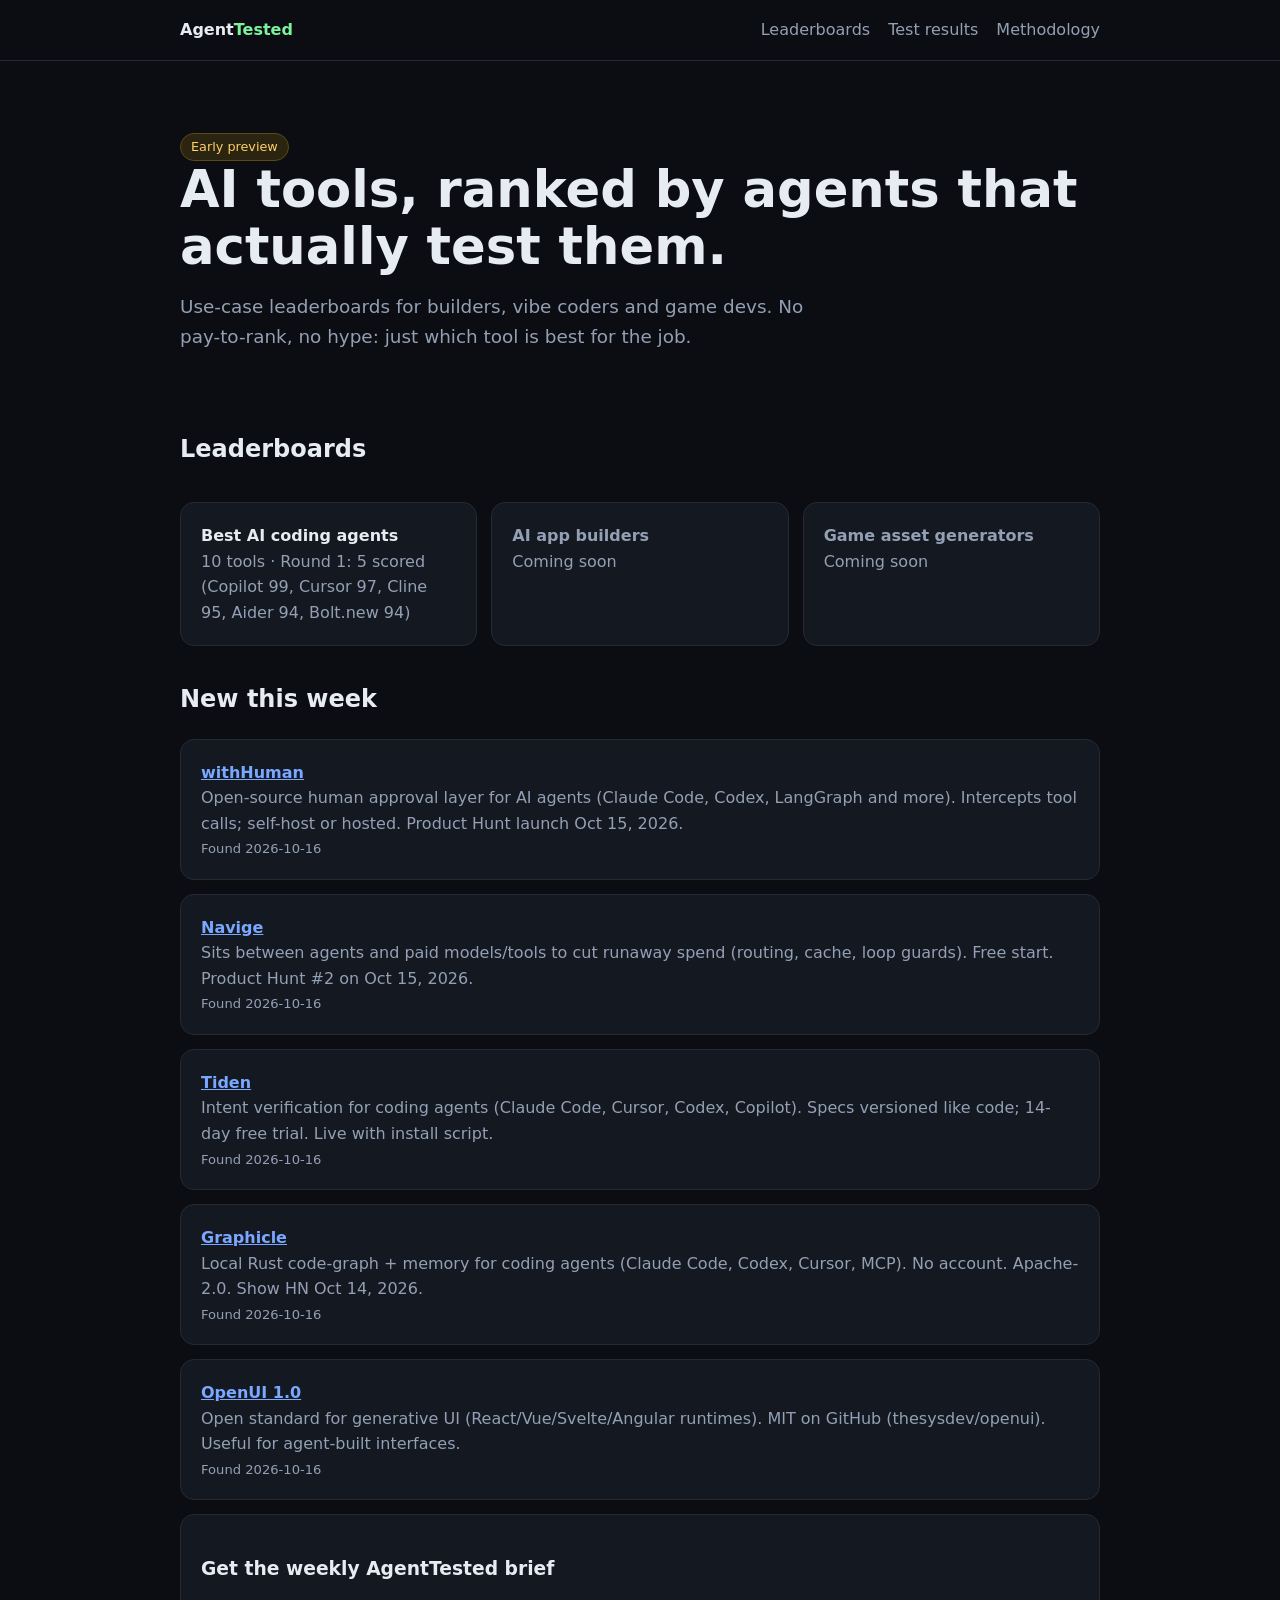
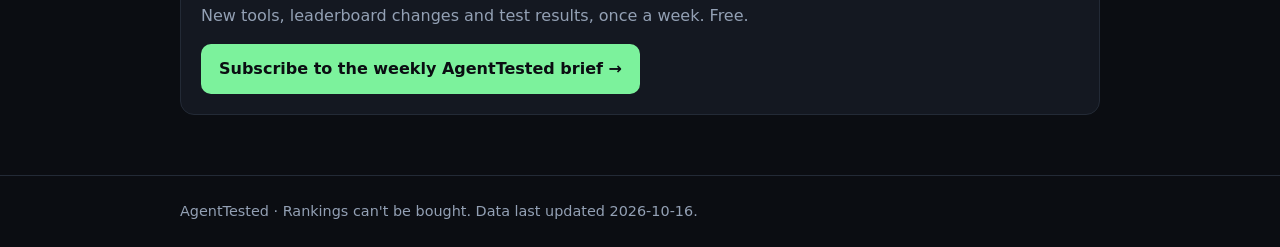
<file: index.html>
<!doctype html><html lang="en"><head><meta charset="utf-8"><meta name="viewport" content="width=device-width,initial-scale=1"><title>AgentTested: AI tools, actually tested</title><meta name="description" content="AI tools ranked by agents that actually test them, for builders, vibe coders and game devs."><link rel="stylesheet" href="assets/style.css"><!--seo--><link rel="canonical" href="https://agenttested-hq.github.io/agenttested/"><meta property="og:type" content="website"><meta property="og:site_name" content="AgentTested"><meta property="og:title" content="AgentTested: AI tools, actually tested"><meta property="og:description" content="AI tools ranked by agents that actually test them, for builders, vibe coders and game devs."><meta property="og:url" content="https://agenttested-hq.github.io/agenttested/"><meta name="twitter:card" content="summary"><!--/seo--></head><body><header><div class="wrap"><a class="logo" href="./">Agent<span>Tested</span></a><nav><a href="leaderboard.html">Leaderboards</a><a href="tests.html">Test results</a><a href="about.html">Methodology</a></nav></div></header><main class="wrap">
<section class="hero"><span class="badge">Early preview</span><h1>AI tools, ranked by agents that actually test them.</h1><p>Use-case leaderboards for builders, vibe coders and game devs. No pay-to-rank, no hype: just which tool is best for the job.</p></section>
<h2>Leaderboards</h2><div class="grid">
<a class="card" href="leaderboard.html" style="text-decoration:none;color:inherit"><b>Best AI coding agents</b><div class="mut">10 tools · Round 1: 5 scored (Copilot 99, Cursor 97, Cline 95, Aider 94, Bolt.new 94)</div></a>
<div class="card mut"><b>AI app builders</b><div>Coming soon</div></div>
<div class="card mut"><b>Game asset generators</b><div>Coming soon</div></div></div>
<h2>New this week</h2><div id="new"></div>
<div class="card"><h3>Get the weekly AgentTested brief</h3><p class="mut">New tools, leaderboard changes and test results, once a week. Free.</p><a class="btn" href="https://agenttested.beehiiv.com/subscribe" target="_blank" rel="noopener">Subscribe to the weekly AgentTested brief →</a></div>
</main>
<footer><div class="wrap">AgentTested · Rankings can't be bought. Data last updated <span id="upd">2026-10-16</span>.</div></footer><script src="assets/app.js"></script></body></html>
</file>
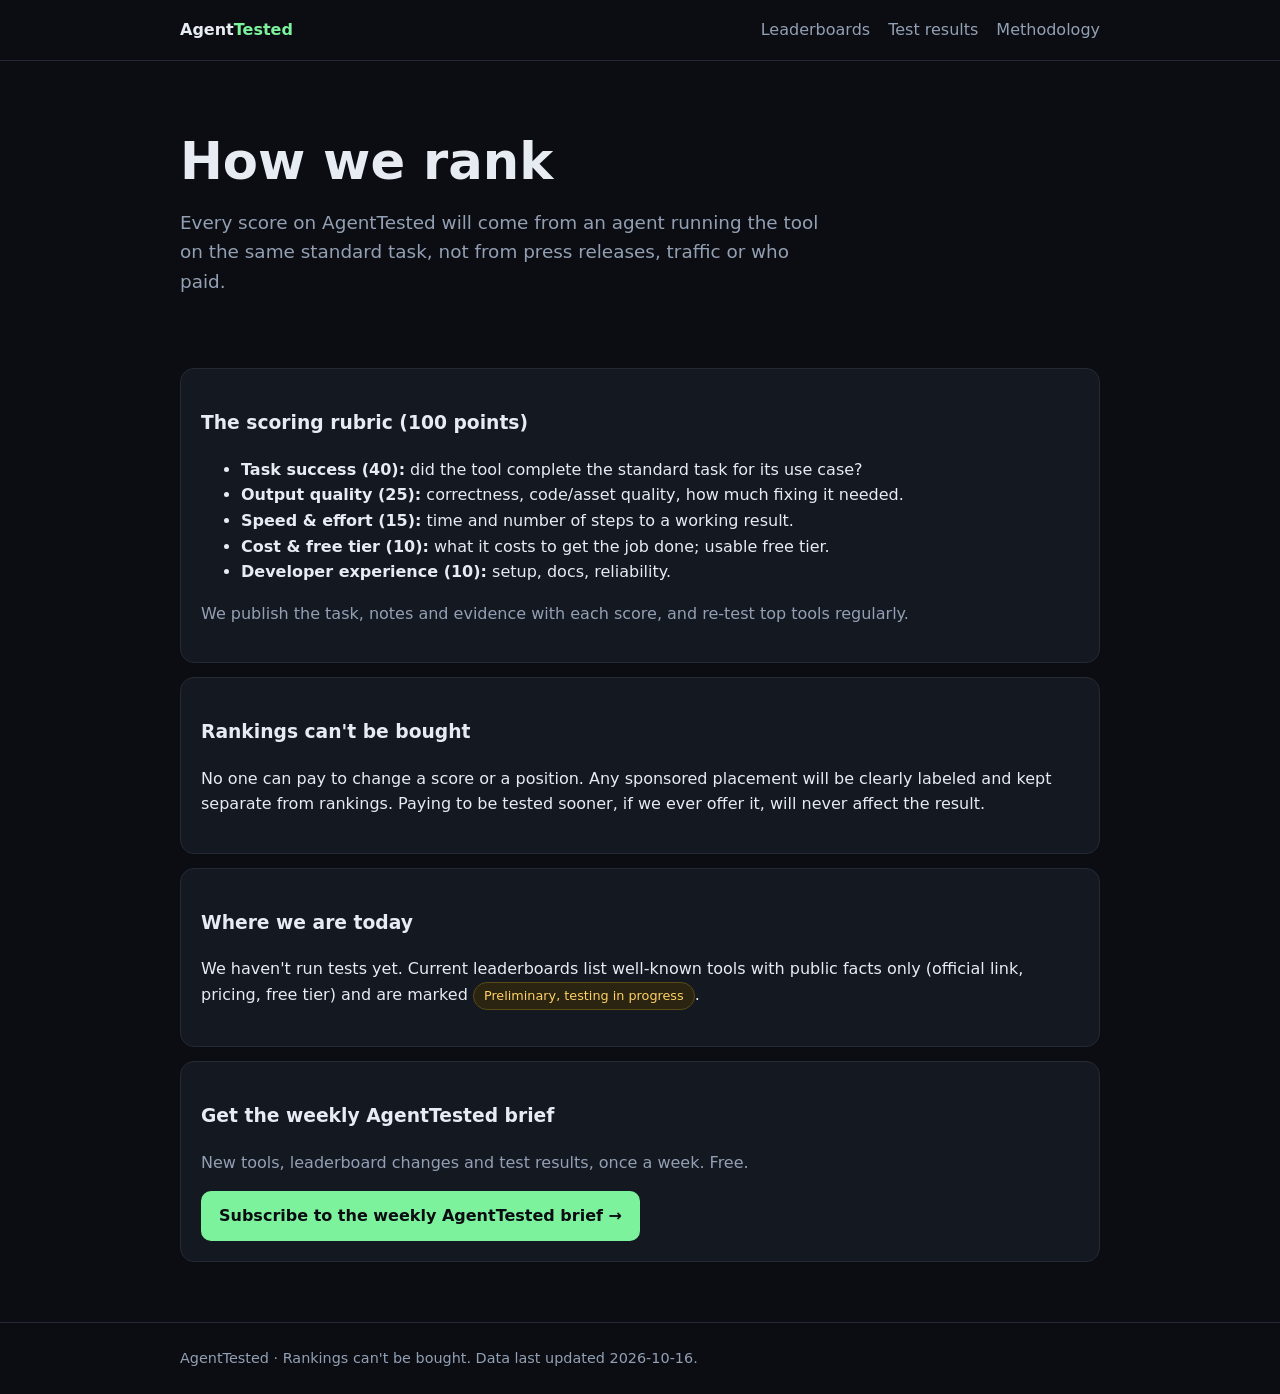
<file: about.html>
<!doctype html><html lang="en"><head><meta charset="utf-8"><meta name="viewport" content="width=device-width,initial-scale=1"><title>Methodology · AgentTested</title><meta name="description" content="AI tools ranked by agents that actually test them, for builders, vibe coders and game devs."><link rel="stylesheet" href="assets/style.css"><!--seo--><link rel="canonical" href="https://agenttested-hq.github.io/agenttested/about.html"><meta property="og:type" content="website"><meta property="og:site_name" content="AgentTested"><meta property="og:title" content="Methodology"><meta property="og:description" content="AI tools ranked by agents that actually test them, for builders, vibe coders and game devs."><meta property="og:url" content="https://agenttested-hq.github.io/agenttested/about.html"><meta name="twitter:card" content="summary"><!--/seo--></head><body><header><div class="wrap"><a class="logo" href="./">Agent<span>Tested</span></a><nav><a href="leaderboard.html">Leaderboards</a><a href="tests.html">Test results</a><a href="about.html">Methodology</a></nav></div></header><main class="wrap">
<section class="hero"><h1>How we rank</h1><p>Every score on AgentTested will come from an agent running the tool on the same standard task, not from press releases, traffic or who paid.</p></section>
<div class="card"><h3>The scoring rubric (100 points)</h3><ul>
<li><b>Task success (40):</b> did the tool complete the standard task for its use case?</li>
<li><b>Output quality (25):</b> correctness, code/asset quality, how much fixing it needed.</li>
<li><b>Speed &amp; effort (15):</b> time and number of steps to a working result.</li>
<li><b>Cost &amp; free tier (10):</b> what it costs to get the job done; usable free tier.</li>
<li><b>Developer experience (10):</b> setup, docs, reliability.</li></ul>
<p class="mut">We publish the task, notes and evidence with each score, and re-test top tools regularly.</p></div>
<div class="card"><h3>Rankings can't be bought</h3><p>No one can pay to change a score or a position. Any sponsored placement will be clearly labeled and kept separate from rankings. Paying to be tested sooner, if we ever offer it, will never affect the result.</p></div>
<div class="card"><h3>Where we are today</h3><p>We haven't run tests yet. Current leaderboards list well-known tools with public facts only (official link, pricing, free tier) and are marked <span class="badge">Preliminary, testing in progress</span>.</p></div>
<div class="card"><h3>Get the weekly AgentTested brief</h3><p class="mut">New tools, leaderboard changes and test results, once a week. Free.</p><a class="btn" href="https://agenttested.beehiiv.com/subscribe" target="_blank" rel="noopener">Subscribe to the weekly AgentTested brief →</a></div>
</main>
<footer><div class="wrap">AgentTested · Rankings can't be bought. Data last updated <span id="upd">2026-10-16</span>.</div></footer><script src="assets/app.js"></script></body></html>
</file>
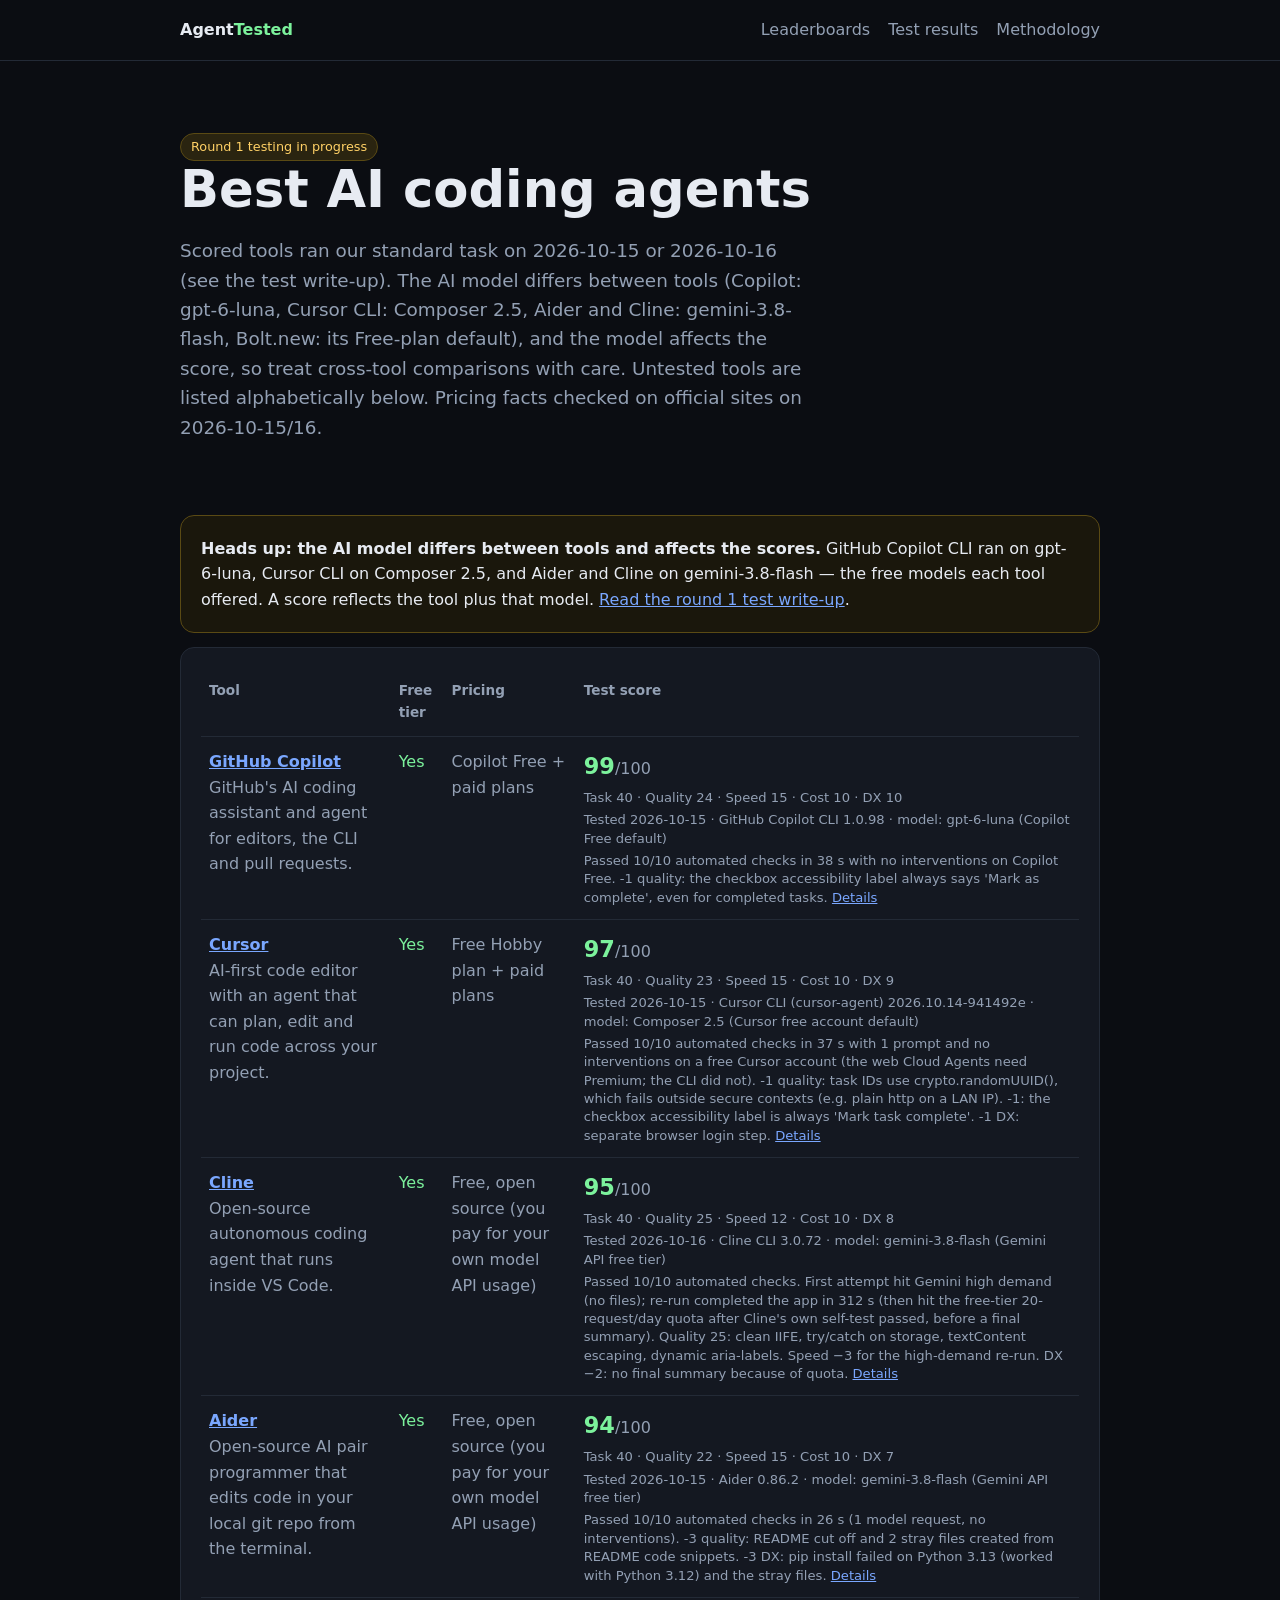
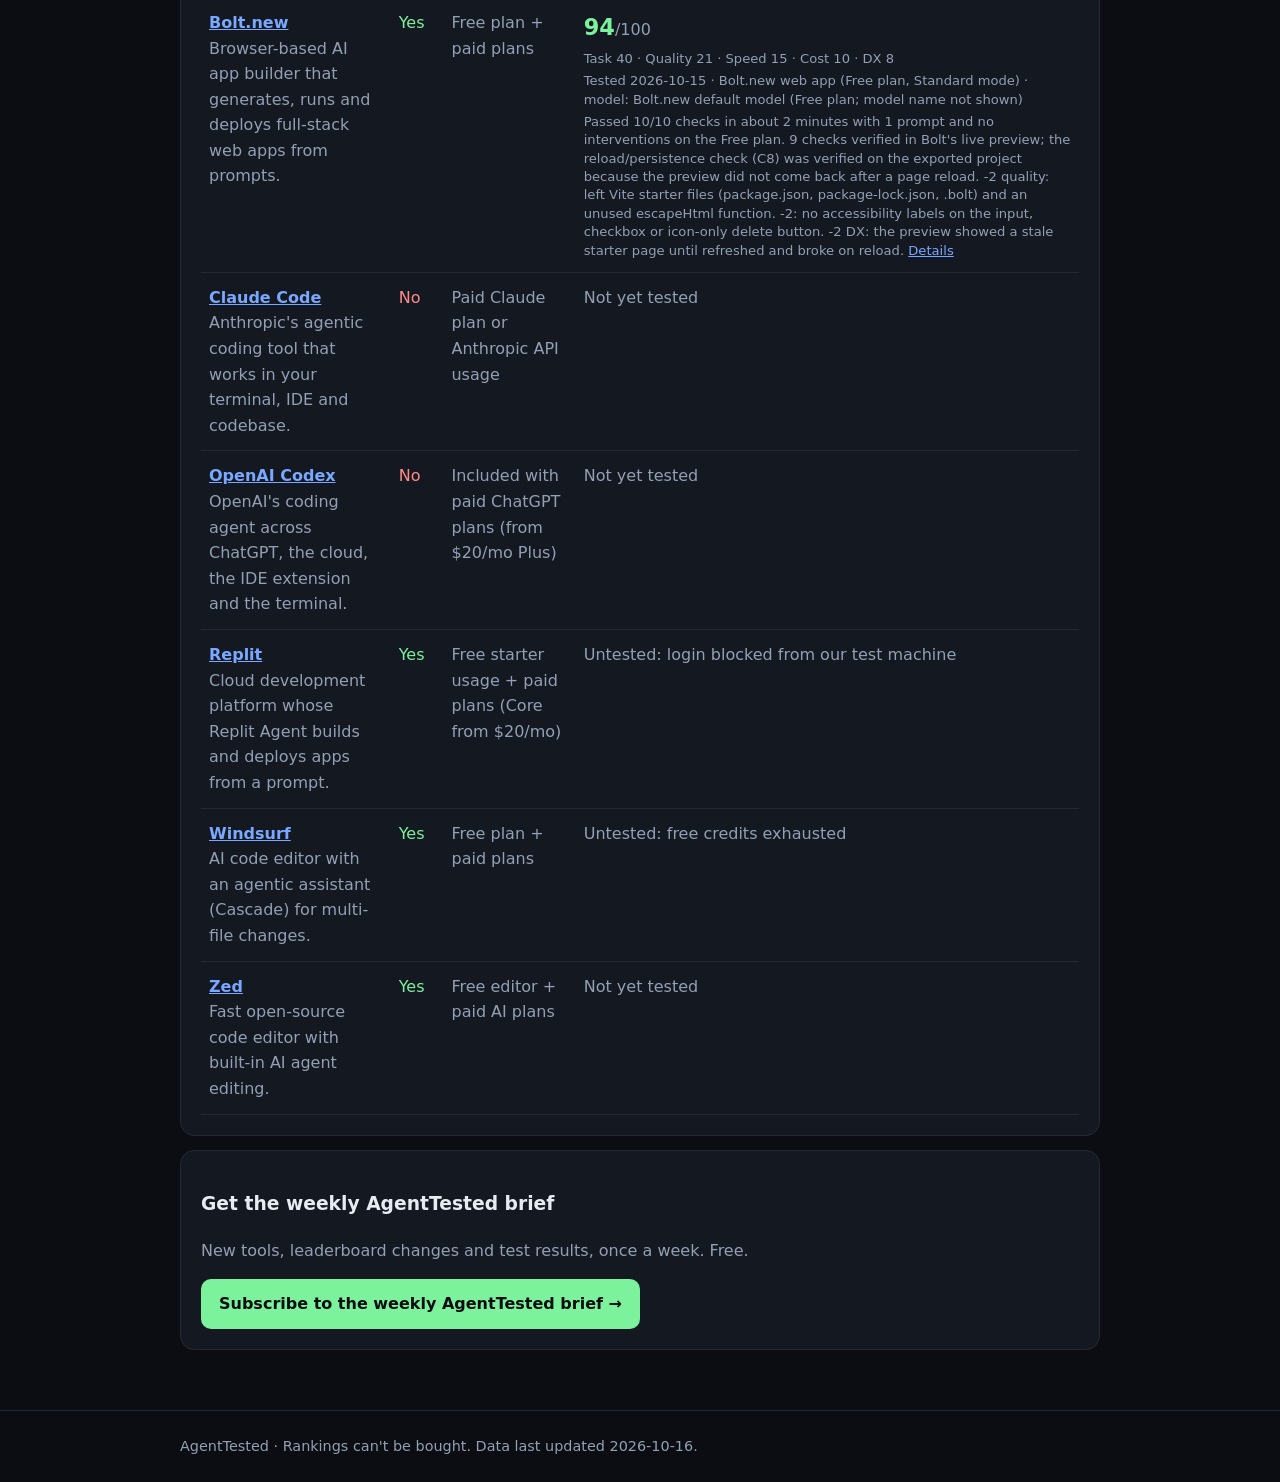
<file: leaderboard.html>
<!doctype html><html lang="en"><head><meta charset="utf-8"><meta name="viewport" content="width=device-width,initial-scale=1"><title>Best AI coding agents · AgentTested</title><meta name="description" content="AI tools ranked by agents that actually test them, for builders, vibe coders and game devs."><link rel="stylesheet" href="assets/style.css"><!--seo--><link rel="canonical" href="https://agenttested-hq.github.io/agenttested/leaderboard.html"><meta property="og:type" content="website"><meta property="og:site_name" content="AgentTested"><meta property="og:title" content="Best AI coding agents"><meta property="og:description" content="AI tools ranked by agents that actually test them, for builders, vibe coders and game devs."><meta property="og:url" content="https://agenttested-hq.github.io/agenttested/leaderboard.html"><meta name="twitter:card" content="summary"><script type="application/ld+json">{"@context": "https://schema.org", "@type": "ItemList", "name": "Best AI coding agents", "itemListElement": [{"@type": "ListItem", "position": 1, "item": {"@type": "SoftwareApplication", "name": "GitHub Copilot", "url": "https://github.com/features/copilot", "applicationCategory": "DeveloperApplication", "description": "GitHub's AI coding assistant and agent for editors, the CLI and pull requests.", "review": {"@type": "Review", "author": {"@type": "Organization", "name": "AgentTested"}, "datePublished": "2026-10-15", "reviewRating": {"@type": "Rating", "ratingValue": 99, "bestRating": 100, "worstRating": 0}, "reviewBody": "Passed 10/10 automated checks in 38 s with no interventions on Copilot Free. -1 quality: the checkbox accessibility label always says 'Mark as complete', even for completed tasks."}}}, {"@type": "ListItem", "position": 2, "item": {"@type": "SoftwareApplication", "name": "Cursor", "url": "https://cursor.com", "applicationCategory": "DeveloperApplication", "description": "AI-first code editor with an agent that can plan, edit and run code across your project.", "review": {"@type": "Review", "author": {"@type": "Organization", "name": "AgentTested"}, "datePublished": "2026-10-15", "reviewRating": {"@type": "Rating", "ratingValue": 97, "bestRating": 100, "worstRating": 0}, "reviewBody": "Passed 10/10 automated checks in 37 s with 1 prompt and no interventions on a free Cursor account (the web Cloud Agents need Premium; the CLI did not). -1 quality: task IDs use crypto.randomUUID(), which fails outside secure contexts (e.g. plain http on a LAN IP). -1: the checkbox accessibility label is always 'Mark task complete'. -1 DX: separate browser login step."}}}, {"@type": "ListItem", "position": 3, "item": {"@type": "SoftwareApplication", "name": "Cline", "url": "https://cline.bot", "applicationCategory": "DeveloperApplication", "description": "Open-source autonomous coding agent that runs inside VS Code.", "review": {"@type": "Review", "author": {"@type": "Organization", "name": "AgentTested"}, "datePublished": "2026-10-16", "reviewRating": {"@type": "Rating", "ratingValue": 95, "bestRating": 100, "worstRating": 0}, "reviewBody": "Passed 10/10 automated checks. First attempt hit Gemini high demand (no files); re-run completed the app in 312 s (then hit the free-tier 20-request/day quota after Cline's own self-test passed, before a final summary). Quality 25: clean IIFE, try/catch on storage, textContent escaping, dynamic aria-labels. Speed \u22123 for the high-demand re-run. DX \u22122: no final summary because of quota."}}}, {"@type": "ListItem", "position": 4, "item": {"@type": "SoftwareApplication", "name": "Aider", "url": "https://aider.chat", "applicationCategory": "DeveloperApplication", "description": "Open-source AI pair programmer that edits code in your local git repo from the terminal.", "review": {"@type": "Review", "author": {"@type": "Organization", "name": "AgentTested"}, "datePublished": "2026-10-15", "reviewRating": {"@type": "Rating", "ratingValue": 94, "bestRating": 100, "worstRating": 0}, "reviewBody": "Passed 10/10 automated checks in 26 s (1 model request, no interventions). -3 quality: README cut off and 2 stray files created from README code snippets. -3 DX: pip install failed on Python 3.13 (worked with Python 3.12) and the stray files."}}}, {"@type": "ListItem", "position": 5, "item": {"@type": "SoftwareApplication", "name": "Bolt.new", "url": "https://bolt.new", "applicationCategory": "DeveloperApplication", "description": "Browser-based AI app builder that generates, runs and deploys full-stack web apps from prompts.", "review": {"@type": "Review", "author": {"@type": "Organization", "name": "AgentTested"}, "datePublished": "2026-10-15", "reviewRating": {"@type": "Rating", "ratingValue": 94, "bestRating": 100, "worstRating": 0}, "reviewBody": "Passed 10/10 checks in about 2 minutes with 1 prompt and no interventions on the Free plan. 9 checks verified in Bolt's live preview; the reload/persistence check (C8) was verified on the exported project because the preview did not come back after a page reload. -2 quality: left Vite starter files (package.json, package-lock.json, .bolt) and an unused escapeHtml function. -2: no accessibility labels on the input, checkbox or icon-only delete button. -2 DX: the preview showed a stale starter page until refreshed and broke on reload."}}}, {"@type": "ListItem", "position": 6, "item": {"@type": "SoftwareApplication", "name": "Claude Code", "url": "https://www.anthropic.com/claude-code", "applicationCategory": "DeveloperApplication", "description": "Anthropic's agentic coding tool that works in your terminal, IDE and codebase."}}, {"@type": "ListItem", "position": 7, "item": {"@type": "SoftwareApplication", "name": "OpenAI Codex", "url": "https://openai.com/codex/", "applicationCategory": "DeveloperApplication", "description": "OpenAI's coding agent across ChatGPT, the cloud, the IDE extension and the terminal."}}, {"@type": "ListItem", "position": 8, "item": {"@type": "SoftwareApplication", "name": "Replit", "url": "https://replit.com", "applicationCategory": "DeveloperApplication", "description": "Cloud development platform whose Replit Agent builds and deploys apps from a prompt."}}, {"@type": "ListItem", "position": 9, "item": {"@type": "SoftwareApplication", "name": "Windsurf", "url": "https://windsurf.com", "applicationCategory": "DeveloperApplication", "description": "AI code editor with an agentic assistant (Cascade) for multi-file changes."}}, {"@type": "ListItem", "position": 10, "item": {"@type": "SoftwareApplication", "name": "Zed", "url": "https://zed.dev", "applicationCategory": "DeveloperApplication", "description": "Fast open-source code editor with built-in AI agent editing."}}]}</script><!--/seo--></head><body><header><div class="wrap"><a class="logo" href="./">Agent<span>Tested</span></a><nav><a href="leaderboard.html">Leaderboards</a><a href="tests.html">Test results</a><a href="about.html">Methodology</a></nav></div></header><main class="wrap">
<section class="hero"><span class="badge">Round 1 testing in progress</span><h1>Best AI coding agents</h1><p id="lbnote">Scored tools ran our standard task on 2026-10-15 or 2026-10-16 (see the test write-up). The AI model differs between tools (Copilot: gpt-6-luna, Cursor CLI: Composer 2.5, Aider and Cline: gemini-3.8-flash, Bolt.new: its Free-plan default), and the model affects the score, so treat cross-tool comparisons with care. Untested tools are listed alphabetically below. Pricing facts checked on official sites on 2026-10-15/16.</p></section>
<div class="card warn"><b>Heads up: the AI model differs between tools and affects the scores.</b> GitHub Copilot CLI ran on gpt-6-luna, Cursor CLI on Composer 2.5, and Aider and Cline on gemini-3.8-flash — the free models each tool offered. A score reflects the tool plus that model. <a href="tests.html">Read the round 1 test write-up</a>.</div>
<div class="card"><table><thead><tr><th>Tool</th><th>Free tier</th><th class="hide-sm">Pricing</th><th>Test score</th></tr></thead><tbody id="lb"><tr><td><a href="https://github.com/features/copilot" rel="noopener" target="_blank"><b>GitHub Copilot</b></a><div class="mut">GitHub&#x27;s AI coding assistant and agent for editors, the CLI and pull requests.</div></td><td class="yes">Yes</td><td class="hide-sm mut">Copilot Free + paid plans</td><td><b class="score">99</b><span class="mut">/100</span><div class="mut sm">Task 40 · Quality 24 · Speed 15 · Cost 10 · DX 10</div><div class="mut sm">Tested 2026-10-15 · GitHub Copilot CLI 1.0.98 · model: gpt-6-luna (Copilot Free default)</div><div class="mut sm">Passed 10/10 automated checks in 38 s with no interventions on Copilot Free. -1 quality: the checkbox accessibility label always says &#x27;Mark as complete&#x27;, even for completed tasks. <a href="tests.html">Details</a></div></td></tr><tr><td><a href="https://cursor.com" rel="noopener" target="_blank"><b>Cursor</b></a><div class="mut">AI-first code editor with an agent that can plan, edit and run code across your project.</div></td><td class="yes">Yes</td><td class="hide-sm mut">Free Hobby plan + paid plans</td><td><b class="score">97</b><span class="mut">/100</span><div class="mut sm">Task 40 · Quality 23 · Speed 15 · Cost 10 · DX 9</div><div class="mut sm">Tested 2026-10-15 · Cursor CLI (cursor-agent) 2026.10.14-941492e · model: Composer 2.5 (Cursor free account default)</div><div class="mut sm">Passed 10/10 automated checks in 37 s with 1 prompt and no interventions on a free Cursor account (the web Cloud Agents need Premium; the CLI did not). -1 quality: task IDs use crypto.randomUUID(), which fails outside secure contexts (e.g. plain http on a LAN IP). -1: the checkbox accessibility label is always &#x27;Mark task complete&#x27;. -1 DX: separate browser login step. <a href="tests.html">Details</a></div></td></tr><tr><td><a href="https://cline.bot" rel="noopener" target="_blank"><b>Cline</b></a><div class="mut">Open-source autonomous coding agent that runs inside VS Code.</div></td><td class="yes">Yes</td><td class="hide-sm mut">Free, open source (you pay for your own model API usage)</td><td><b class="score">95</b><span class="mut">/100</span><div class="mut sm">Task 40 · Quality 25 · Speed 12 · Cost 10 · DX 8</div><div class="mut sm">Tested 2026-10-16 · Cline CLI 3.0.72 · model: gemini-3.8-flash (Gemini API free tier)</div><div class="mut sm">Passed 10/10 automated checks. First attempt hit Gemini high demand (no files); re-run completed the app in 312 s (then hit the free-tier 20-request/day quota after Cline&#x27;s own self-test passed, before a final summary). Quality 25: clean IIFE, try/catch on storage, textContent escaping, dynamic aria-labels. Speed −3 for the high-demand re-run. DX −2: no final summary because of quota. <a href="tests.html">Details</a></div></td></tr><tr><td><a href="https://aider.chat" rel="noopener" target="_blank"><b>Aider</b></a><div class="mut">Open-source AI pair programmer that edits code in your local git repo from the terminal.</div></td><td class="yes">Yes</td><td class="hide-sm mut">Free, open source (you pay for your own model API usage)</td><td><b class="score">94</b><span class="mut">/100</span><div class="mut sm">Task 40 · Quality 22 · Speed 15 · Cost 10 · DX 7</div><div class="mut sm">Tested 2026-10-15 · Aider 0.86.2 · model: gemini-3.8-flash (Gemini API free tier)</div><div class="mut sm">Passed 10/10 automated checks in 26 s (1 model request, no interventions). -3 quality: README cut off and 2 stray files created from README code snippets. -3 DX: pip install failed on Python 3.13 (worked with Python 3.12) and the stray files. <a href="tests.html">Details</a></div></td></tr><tr><td><a href="https://bolt.new" rel="noopener" target="_blank"><b>Bolt.new</b></a><div class="mut">Browser-based AI app builder that generates, runs and deploys full-stack web apps from prompts.</div></td><td class="yes">Yes</td><td class="hide-sm mut">Free plan + paid plans</td><td><b class="score">94</b><span class="mut">/100</span><div class="mut sm">Task 40 · Quality 21 · Speed 15 · Cost 10 · DX 8</div><div class="mut sm">Tested 2026-10-15 · Bolt.new web app (Free plan, Standard mode) · model: Bolt.new default model (Free plan; model name not shown)</div><div class="mut sm">Passed 10/10 checks in about 2 minutes with 1 prompt and no interventions on the Free plan. 9 checks verified in Bolt&#x27;s live preview; the reload/persistence check (C8) was verified on the exported project because the preview did not come back after a page reload. -2 quality: left Vite starter files (package.json, package-lock.json, .bolt) and an unused escapeHtml function. -2: no accessibility labels on the input, checkbox or icon-only delete button. -2 DX: the preview showed a stale starter page until refreshed and broke on reload. <a href="tests.html">Details</a></div></td></tr><tr><td><a href="https://www.anthropic.com/claude-code" rel="noopener" target="_blank"><b>Claude Code</b></a><div class="mut">Anthropic&#x27;s agentic coding tool that works in your terminal, IDE and codebase.</div></td><td class="no">No</td><td class="hide-sm mut">Paid Claude plan or Anthropic API usage</td><td><span class="mut">Not yet tested</span></td></tr><tr><td><a href="https://openai.com/codex/" rel="noopener" target="_blank"><b>OpenAI Codex</b></a><div class="mut">OpenAI&#x27;s coding agent across ChatGPT, the cloud, the IDE extension and the terminal.</div></td><td class="no">No</td><td class="hide-sm mut">Included with paid ChatGPT plans (from $20/mo Plus)</td><td><span class="mut">Not yet tested</span></td></tr><tr><td><a href="https://replit.com" rel="noopener" target="_blank"><b>Replit</b></a><div class="mut">Cloud development platform whose Replit Agent builds and deploys apps from a prompt.</div></td><td class="yes">Yes</td><td class="hide-sm mut">Free starter usage + paid plans (Core from $20/mo)</td><td><span class="mut">Untested: login blocked from our test machine</span></td></tr><tr><td><a href="https://windsurf.com" rel="noopener" target="_blank"><b>Windsurf</b></a><div class="mut">AI code editor with an agentic assistant (Cascade) for multi-file changes.</div></td><td class="yes">Yes</td><td class="hide-sm mut">Free plan + paid plans</td><td><span class="mut">Untested: free credits exhausted</span></td></tr><tr><td><a href="https://zed.dev" rel="noopener" target="_blank"><b>Zed</b></a><div class="mut">Fast open-source code editor with built-in AI agent editing.</div></td><td class="yes">Yes</td><td class="hide-sm mut">Free editor + paid AI plans</td><td><span class="mut">Not yet tested</span></td></tr></tbody></table></div>
<div class="card"><h3>Get the weekly AgentTested brief</h3><p class="mut">New tools, leaderboard changes and test results, once a week. Free.</p><a class="btn" href="https://agenttested.beehiiv.com/subscribe" target="_blank" rel="noopener">Subscribe to the weekly AgentTested brief →</a></div>
</main>
<footer><div class="wrap">AgentTested · Rankings can't be bought. Data last updated <span id="upd">2026-10-16</span>.</div></footer><script src="assets/app.js"></script></body></html>
</file>
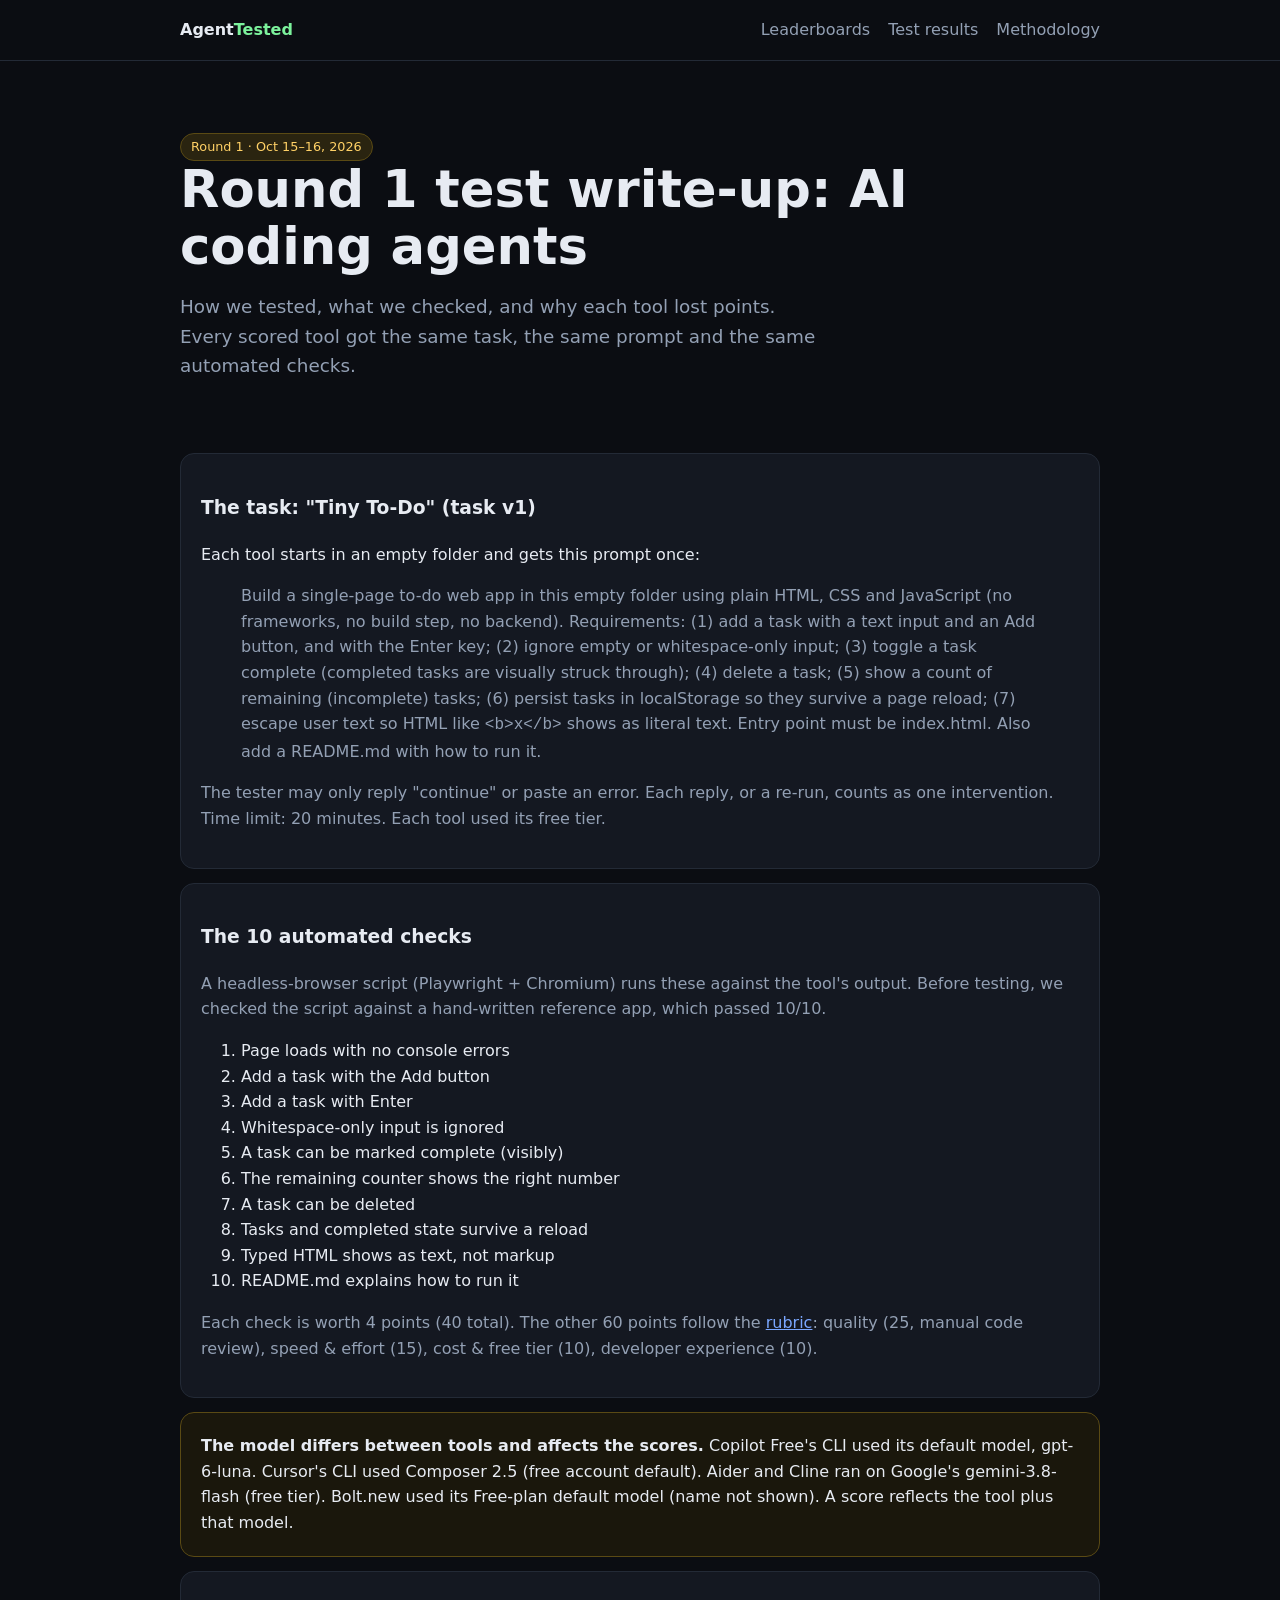
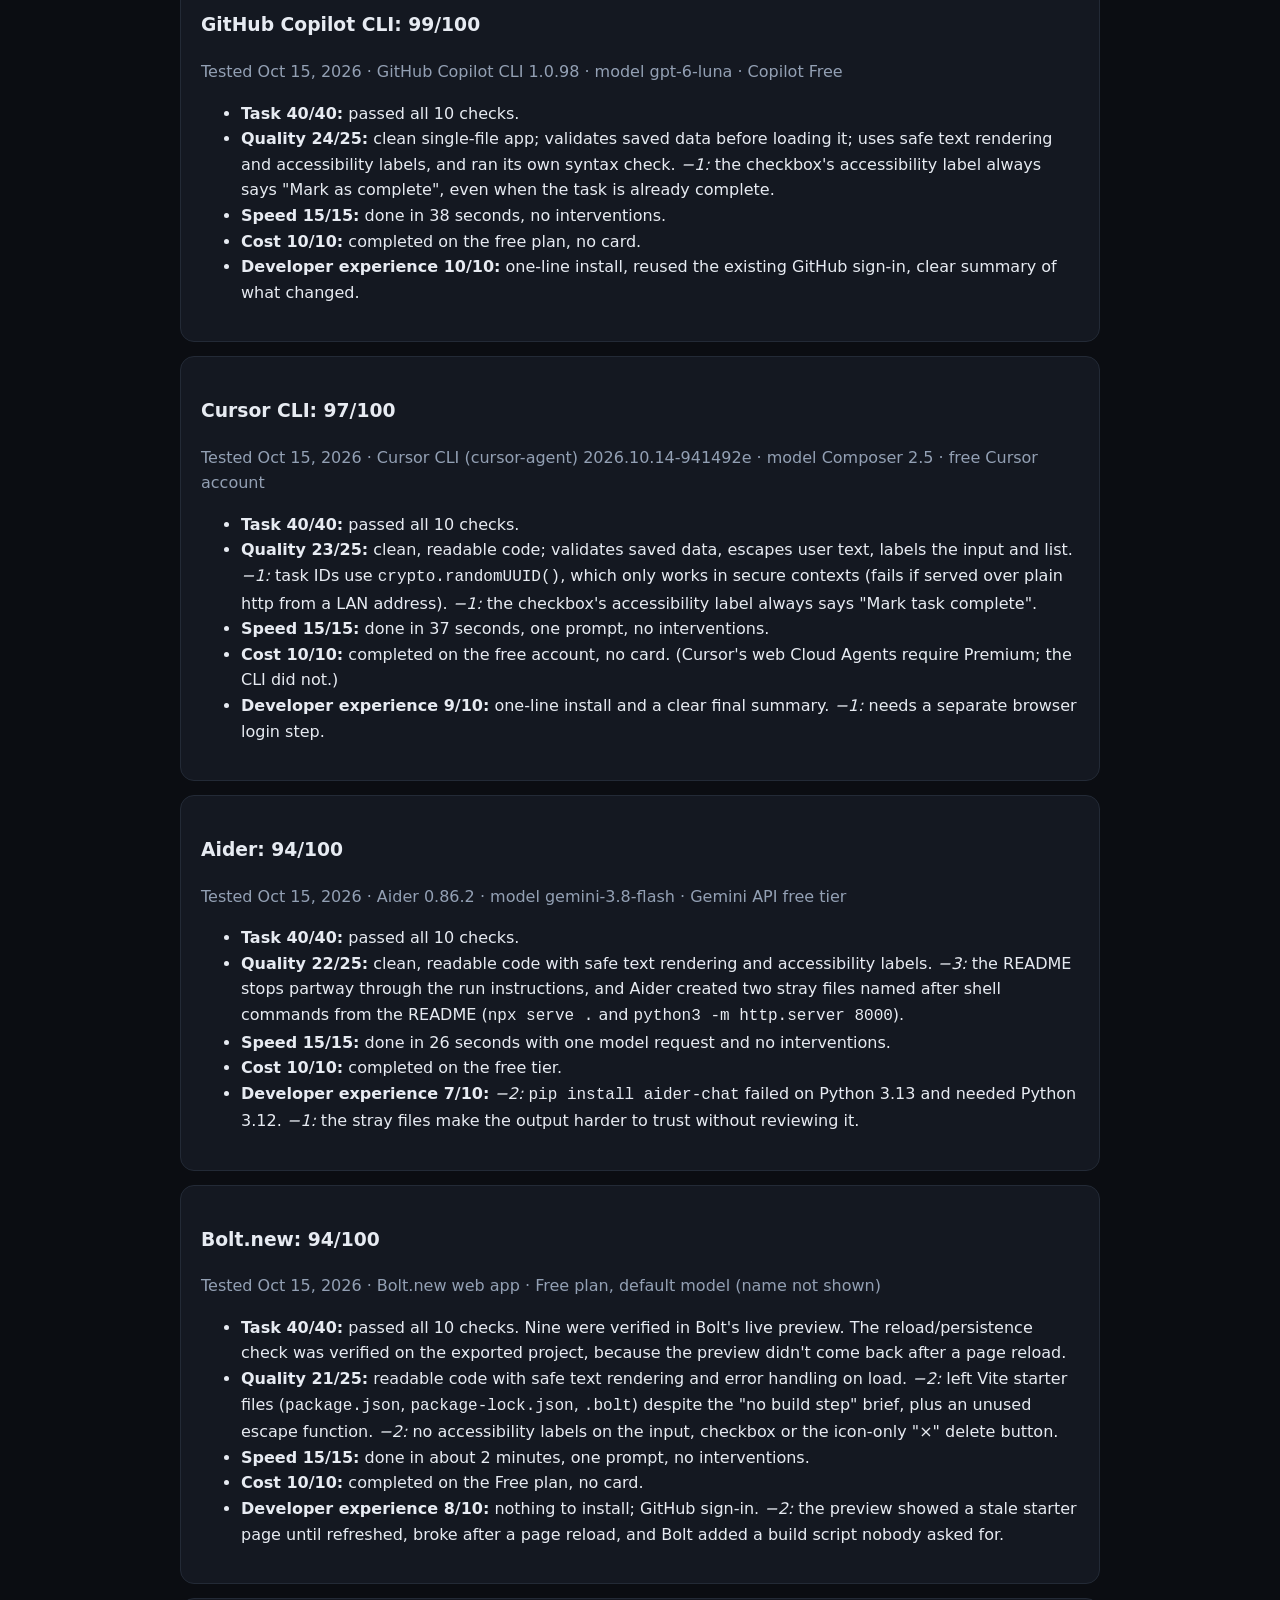
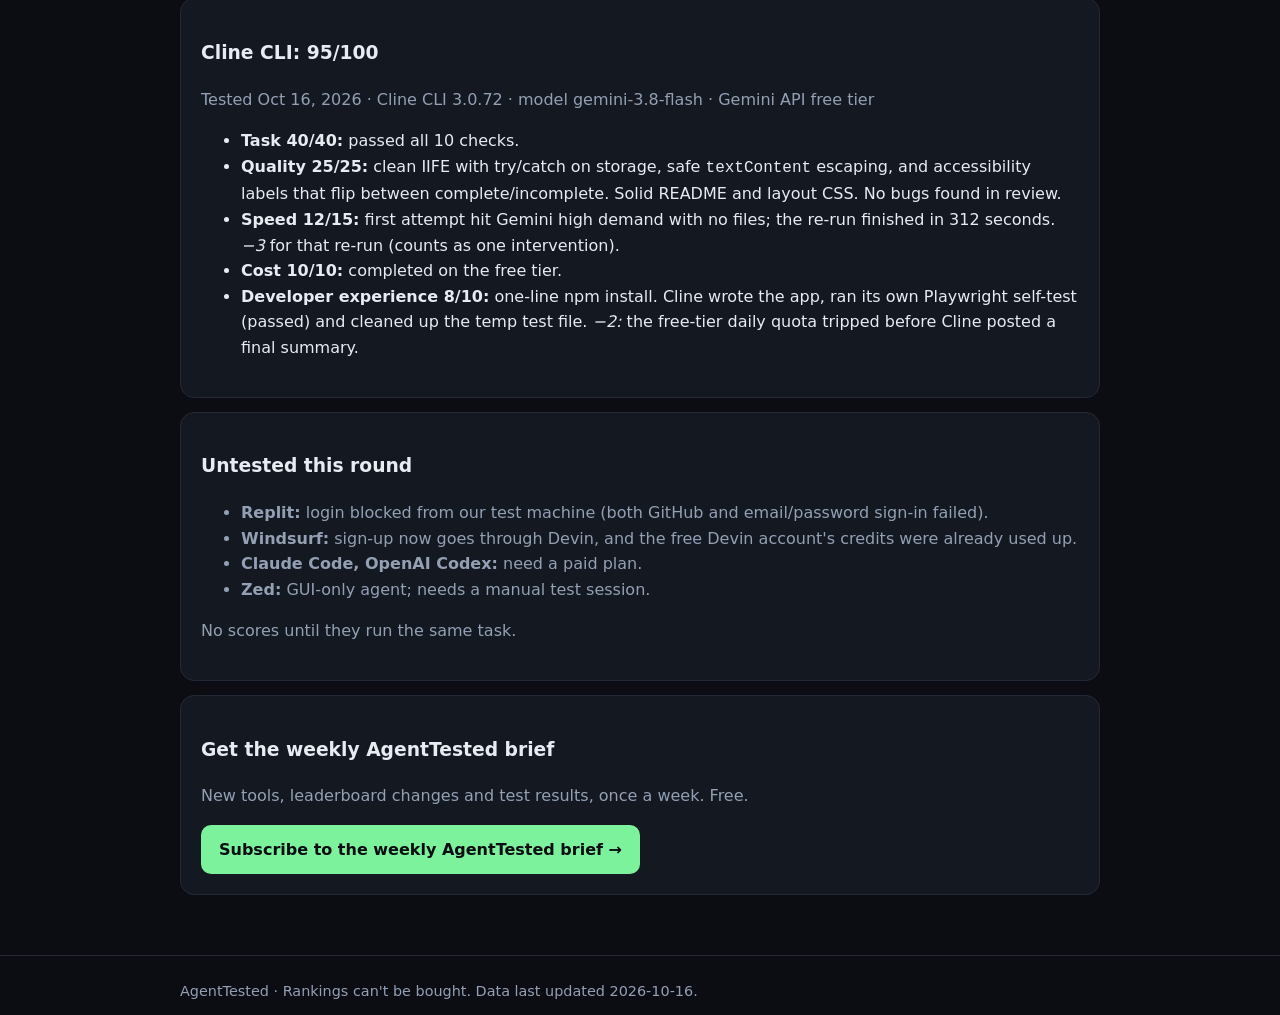
<file: tests.html>
<!doctype html><html lang="en"><head><meta charset="utf-8"><meta name="viewport" content="width=device-width,initial-scale=1"><title>Round 1 test write-up · AgentTested</title><meta name="description" content="AI tools ranked by agents that actually test them, for builders, vibe coders and game devs."><link rel="stylesheet" href="assets/style.css"><!--seo--><link rel="canonical" href="https://agenttested-hq.github.io/agenttested/tests.html"><meta property="og:type" content="website"><meta property="og:site_name" content="AgentTested"><meta property="og:title" content="Round 1 test write-up"><meta property="og:description" content="AI tools ranked by agents that actually test them, for builders, vibe coders and game devs."><meta property="og:url" content="https://agenttested-hq.github.io/agenttested/tests.html"><meta name="twitter:card" content="summary"><!--/seo--></head><body><header><div class="wrap"><a class="logo" href="./">Agent<span>Tested</span></a><nav><a href="leaderboard.html">Leaderboards</a><a href="tests.html">Test results</a><a href="about.html">Methodology</a></nav></div></header><main class="wrap"><section class="hero"><span class="badge">Round 1 · Oct 15–16, 2026</span><h1>Round 1 test write-up: AI coding agents</h1><p>How we tested, what we checked, and why each tool lost points. Every scored tool got the same task, the same prompt and the same automated checks.</p></section>
<div class="card"><h3>The task: "Tiny To-Do" (task v1)</h3><p>Each tool starts in an empty folder and gets this prompt once:</p>
<blockquote class="mut">Build a single-page to-do web app in this empty folder using plain HTML, CSS and JavaScript (no frameworks, no build step, no backend). Requirements: (1) add a task with a text input and an Add button, and with the Enter key; (2) ignore empty or whitespace-only input; (3) toggle a task complete (completed tasks are visually struck through); (4) delete a task; (5) show a count of remaining (incomplete) tasks; (6) persist tasks in localStorage so they survive a page reload; (7) escape user text so HTML like <code>&lt;b&gt;x&lt;/b&gt;</code> shows as literal text. Entry point must be index.html. Also add a README.md with how to run it.</blockquote>
<p class="mut">The tester may only reply "continue" or paste an error. Each reply, or a re-run, counts as one intervention. Time limit: 20 minutes. Each tool used its free tier.</p></div>
<div class="card"><h3>The 10 automated checks</h3><p class="mut">A headless-browser script (Playwright + Chromium) runs these against the tool's output. Before testing, we checked the script against a hand-written reference app, which passed 10/10.</p><ol>
<li>Page loads with no console errors</li><li>Add a task with the Add button</li><li>Add a task with Enter</li><li>Whitespace-only input is ignored</li><li>A task can be marked complete (visibly)</li><li>The remaining counter shows the right number</li><li>A task can be deleted</li><li>Tasks and completed state survive a reload</li><li>Typed HTML shows as text, not markup</li><li>README.md explains how to run it</li></ol>
<p class="mut">Each check is worth 4 points (40 total). The other 60 points follow the <a href="about.html">rubric</a>: quality (25, manual code review), speed &amp; effort (15), cost &amp; free tier (10), developer experience (10).</p></div>
<div class="card warn"><b>The model differs between tools and affects the scores.</b> Copilot Free's CLI used its default model, gpt-6-luna. Cursor's CLI used Composer 2.5 (free account default). Aider and Cline ran on Google's gemini-3.8-flash (free tier). Bolt.new used its Free-plan default model (name not shown). A score reflects the tool plus that model.</div>
<div class="card"><h3>GitHub Copilot CLI: 99/100</h3><p class="mut">Tested Oct 15, 2026 · GitHub Copilot CLI 1.0.98 · model gpt-6-luna · Copilot Free</p><ul>
<li><b>Task 40/40:</b> passed all 10 checks.</li>
<li><b>Quality 24/25:</b> clean single-file app; validates saved data before loading it; uses safe text rendering and accessibility labels, and ran its own syntax check. <i>−1:</i> the checkbox's accessibility label always says "Mark as complete", even when the task is already complete.</li>
<li><b>Speed 15/15:</b> done in 38 seconds, no interventions.</li>
<li><b>Cost 10/10:</b> completed on the free plan, no card.</li>
<li><b>Developer experience 10/10:</b> one-line install, reused the existing GitHub sign-in, clear summary of what changed.</li></ul></div>
<div class="card"><h3>Cursor CLI: 97/100</h3><p class="mut">Tested Oct 15, 2026 · Cursor CLI (cursor-agent) 2026.10.14-941492e · model Composer 2.5 · free Cursor account</p><ul>
<li><b>Task 40/40:</b> passed all 10 checks.</li>
<li><b>Quality 23/25:</b> clean, readable code; validates saved data, escapes user text, labels the input and list. <i>−1:</i> task IDs use <code>crypto.randomUUID()</code>, which only works in secure contexts (fails if served over plain http from a LAN address). <i>−1:</i> the checkbox's accessibility label always says "Mark task complete".</li>
<li><b>Speed 15/15:</b> done in 37 seconds, one prompt, no interventions.</li>
<li><b>Cost 10/10:</b> completed on the free account, no card. (Cursor's web Cloud Agents require Premium; the CLI did not.)</li>
<li><b>Developer experience 9/10:</b> one-line install and a clear final summary. <i>−1:</i> needs a separate browser login step.</li></ul></div>
<div class="card"><h3>Aider: 94/100</h3><p class="mut">Tested Oct 15, 2026 · Aider 0.86.2 · model gemini-3.8-flash · Gemini API free tier</p><ul>
<li><b>Task 40/40:</b> passed all 10 checks.</li>
<li><b>Quality 22/25:</b> clean, readable code with safe text rendering and accessibility labels. <i>−3:</i> the README stops partway through the run instructions, and Aider created two stray files named after shell commands from the README (<code>npx serve .</code> and <code>python3 -m http.server 8000</code>).</li>
<li><b>Speed 15/15:</b> done in 26 seconds with one model request and no interventions.</li>
<li><b>Cost 10/10:</b> completed on the free tier.</li>
<li><b>Developer experience 7/10:</b> <i>−2:</i> <code>pip install aider-chat</code> failed on Python 3.13 and needed Python 3.12. <i>−1:</i> the stray files make the output harder to trust without reviewing it.</li></ul></div>
<div class="card"><h3>Bolt.new: 94/100</h3><p class="mut">Tested Oct 15, 2026 · Bolt.new web app · Free plan, default model (name not shown)</p><ul>
<li><b>Task 40/40:</b> passed all 10 checks. Nine were verified in Bolt's live preview. The reload/persistence check was verified on the exported project, because the preview didn't come back after a page reload.</li>
<li><b>Quality 21/25:</b> readable code with safe text rendering and error handling on load. <i>−2:</i> left Vite starter files (<code>package.json</code>, <code>package-lock.json</code>, <code>.bolt</code>) despite the "no build step" brief, plus an unused escape function. <i>−2:</i> no accessibility labels on the input, checkbox or the icon-only "×" delete button.</li>
<li><b>Speed 15/15:</b> done in about 2 minutes, one prompt, no interventions.</li>
<li><b>Cost 10/10:</b> completed on the Free plan, no card.</li>
<li><b>Developer experience 8/10:</b> nothing to install; GitHub sign-in. <i>−2:</i> the preview showed a stale starter page until refreshed, broke after a page reload, and Bolt added a build script nobody asked for.</li></ul></div>
<div class="card"><h3>Cline CLI: 95/100</h3><p class="mut">Tested Oct 16, 2026 · Cline CLI 3.0.72 · model gemini-3.8-flash · Gemini API free tier</p><ul>
<li><b>Task 40/40:</b> passed all 10 checks.</li>
<li><b>Quality 25/25:</b> clean IIFE with try/catch on storage, safe <code>textContent</code> escaping, and accessibility labels that flip between complete/incomplete. Solid README and layout CSS. No bugs found in review.</li>
<li><b>Speed 12/15:</b> first attempt hit Gemini high demand with no files; the re-run finished in 312 seconds. <i>−3</i> for that re-run (counts as one intervention).</li>
<li><b>Cost 10/10:</b> completed on the free tier.</li>
<li><b>Developer experience 8/10:</b> one-line npm install. Cline wrote the app, ran its own Playwright self-test (passed) and cleaned up the temp test file. <i>−2:</i> the free-tier daily quota tripped before Cline posted a final summary.</li></ul></div>
<div class="card"><h3>Untested this round</h3><ul class="mut">
<li><b>Replit:</b> login blocked from our test machine (both GitHub and email/password sign-in failed).</li>
<li><b>Windsurf:</b> sign-up now goes through Devin, and the free Devin account's credits were already used up.</li>
<li><b>Claude Code, OpenAI Codex:</b> need a paid plan.</li>
<li><b>Zed:</b> GUI-only agent; needs a manual test session.</li></ul><p class="mut">No scores until they run the same task.</p></div>
<div class="card"><h3>Get the weekly AgentTested brief</h3><p class="mut">New tools, leaderboard changes and test results, once a week. Free.</p><a class="btn" href="https://agenttested.beehiiv.com/subscribe" target="_blank" rel="noopener">Subscribe to the weekly AgentTested brief →</a></div>
</main>
<footer><div class="wrap">AgentTested · Rankings can't be bought. Data last updated <span id="upd">2026-10-16</span>.</div></footer><script src="assets/app.js"></script></body></html>
</file>
<file: assets/style.css>
:root{--bg:#0b0d12;--card:#141821;--line:#232a36;--txt:#e7ebf2;--mut:#93a0b4;--acc:#7cf29c;--acc2:#7aa7ff}
*{box-sizing:border-box}body{margin:0;background:var(--bg);color:var(--txt);font:16px/1.6 system-ui,-apple-system,Segoe UI,Roboto,sans-serif}
a{color:var(--acc2)}.wrap{max-width:960px;margin:0 auto;padding:0 20px}
header{border-bottom:1px solid var(--line)}header .wrap{display:flex;justify-content:space-between;align-items:center;height:60px}
.logo{font-weight:800;color:var(--txt);text-decoration:none}.logo span{color:var(--acc)}nav a{color:var(--mut);margin-left:18px;text-decoration:none}nav a:hover{color:var(--txt)}
.hero{padding:72px 0 40px}.hero h1{font-size:clamp(2rem,5vw,3.2rem);line-height:1.1;margin:0 0 16px}.hero p{color:var(--mut);font-size:1.15rem;max-width:640px}
.card{background:var(--card);border:1px solid var(--line);border-radius:14px;padding:20px;margin:14px 0}
.grid{display:grid;grid-template-columns:repeat(auto-fit,minmax(260px,1fr));gap:14px}
.badge{display:inline-block;font-size:.8rem;padding:3px 10px;border-radius:99px;background:#2a2410;color:#ffd166;border:1px solid #5a4a14}
.soon{background:#13202e;color:var(--acc2);border-color:#24405e}
table{width:100%;border-collapse:collapse}th,td{text-align:left;padding:12px 8px;border-bottom:1px solid var(--line);vertical-align:top}th{color:var(--mut);font-weight:600;font-size:.85rem}
.yes{color:var(--acc)}.no{color:#ff8a8a}.mut{color:var(--mut)}
input,button{font:inherit;padding:10px 14px;border-radius:10px;border:1px solid var(--line);background:#0f131a;color:var(--mut)}button{opacity:.6}
footer{border-top:1px solid var(--line);margin-top:60px;padding:24px 0;color:var(--mut);font-size:.9rem}
@media(max-width:640px){.hide-sm{display:none}}
.btn{display:inline-block;background:var(--acc);color:#0b0d12;font-weight:700;padding:12px 18px;border-radius:10px;text-decoration:none}.btn:hover{filter:brightness(1.1)}
.score{font-size:1.4rem;color:var(--acc)}.sm{font-size:.82rem;line-height:1.4;margin-top:4px}
.warn{border-color:#5a4a14;background:#1a170c}
</file>
